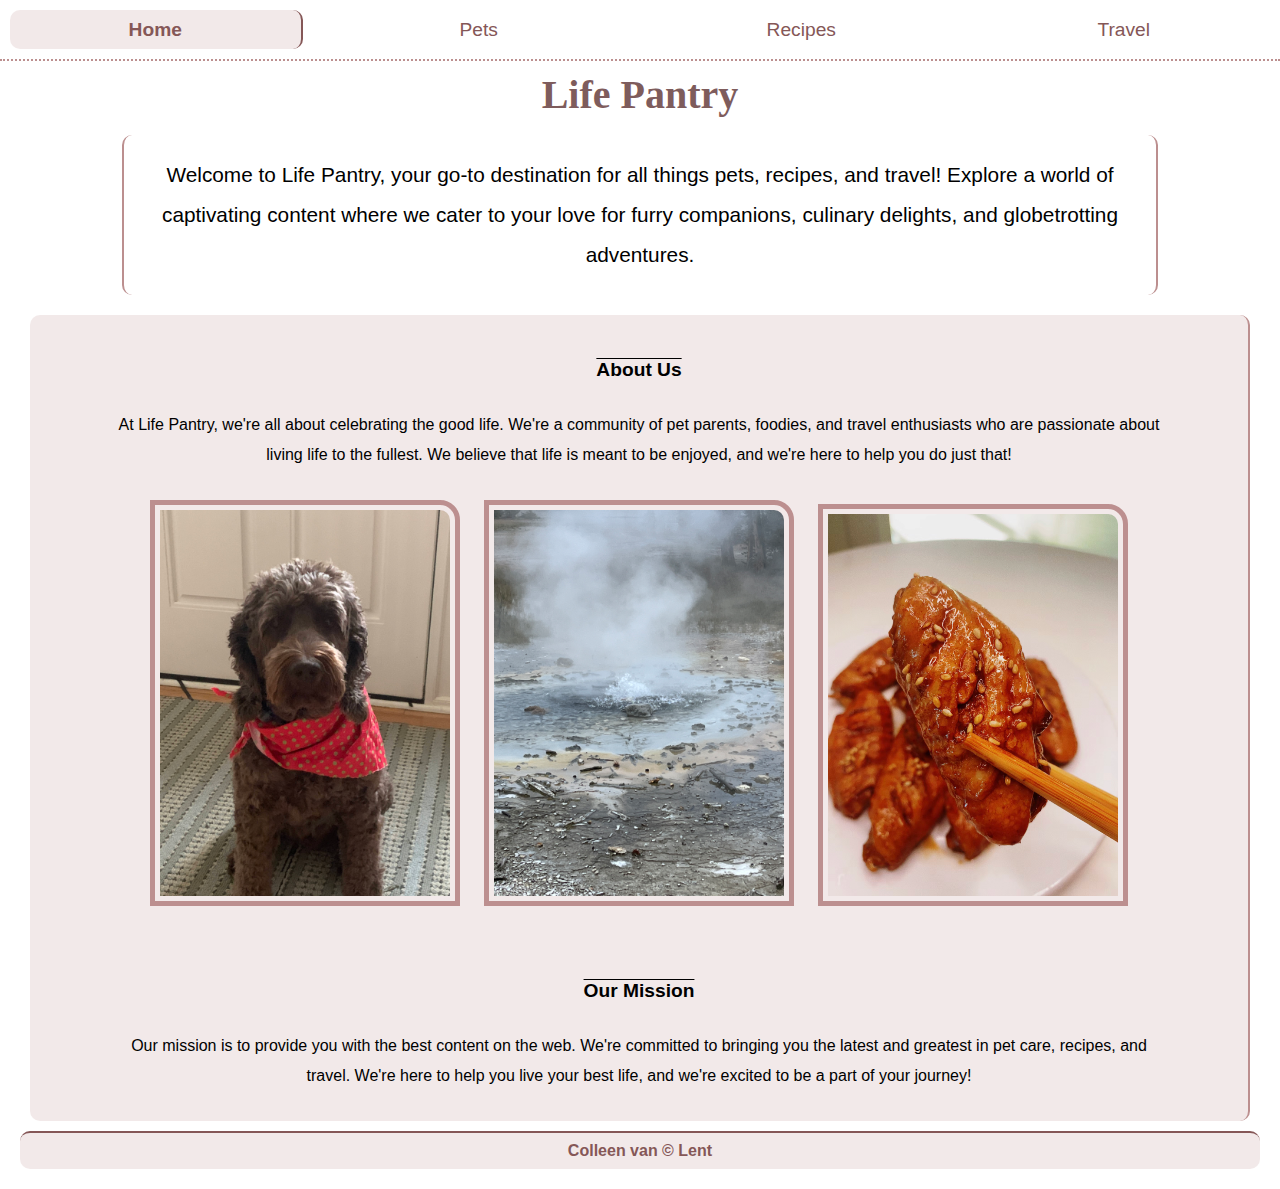
<file: index.html>
<!DOCTYPE html>
<html lang="en">
<head>
    <meta charset="UTF-8">
    <meta name="viewport" content="width=device-width, initial-scale=1.0">
    <title>Home</title> 
    <link rel="stylesheet" href="css/html5reset.css">
    <link rel="stylesheet" href="css/style.css">
   

</head>
<body>
    <a href ="#main" class="offpage">Skip to Main Content</a>
    <header>
        <nav>
            <ul class="grid">
                <li class="nav1"><a href = "index.html">Home</a></li>
                <li class="nav2"><a href = "pets.html">Pets</a></li>
                <li class="nav3"><a href = "recipes.html">Recipes</a></li>
                <li class="nav4"><a href = "travel.html">Travel</a></li>
            </ul>
        </nav>
        <h1>Life Pantry</h1>

    </header>
    <main id="main">
        <div class="welcome">
            <p>Welcome to Life Pantry, your go-to destination for all things pets, recipes, and travel! Explore a world of captivating content where we cater to your love for furry companions, culinary delights, and globetrotting adventures. </p>

        </div>

<div class="middle">
    <h2>About Us</h2>
    <p class="about">At Life Pantry, we're all about celebrating the good life. We're a community of pet parents, foodies, and travel enthusiasts who are passionate about living life to the fullest. We believe that life is meant to be enjoyed, and we're here to help you do just that! </p>

    <div class="images">
    <img src="images/bacon_bandana.JPG" width = "400" alt="bacon_agility" class="left">
    <img src="images/yellowstone_cauldron.jpg" width = "400" alt="yellowstone_buffalo" class="center">
    <img src="images/chicken_wings_chopsticks.jpg" width = "400" alt="yellowstone_prism" class="right">
    </div>

    <h2>Our Mission</h2>
    
    <p class="mission">Our mission is to provide you with the best content on the web. We're committed to bringing you the latest and greatest in pet care, recipes, and travel. We're here to help you live your best life, and we're excited to be a part of your journey!</p>
</div>

<footer>
    <h3>Colleen van &copy; Lent</h3>
    </footer>  
            <!-- Jackie Wolf -->

    </main>
    <script src="js/home.js"></script>
</body>
</html>
</file>
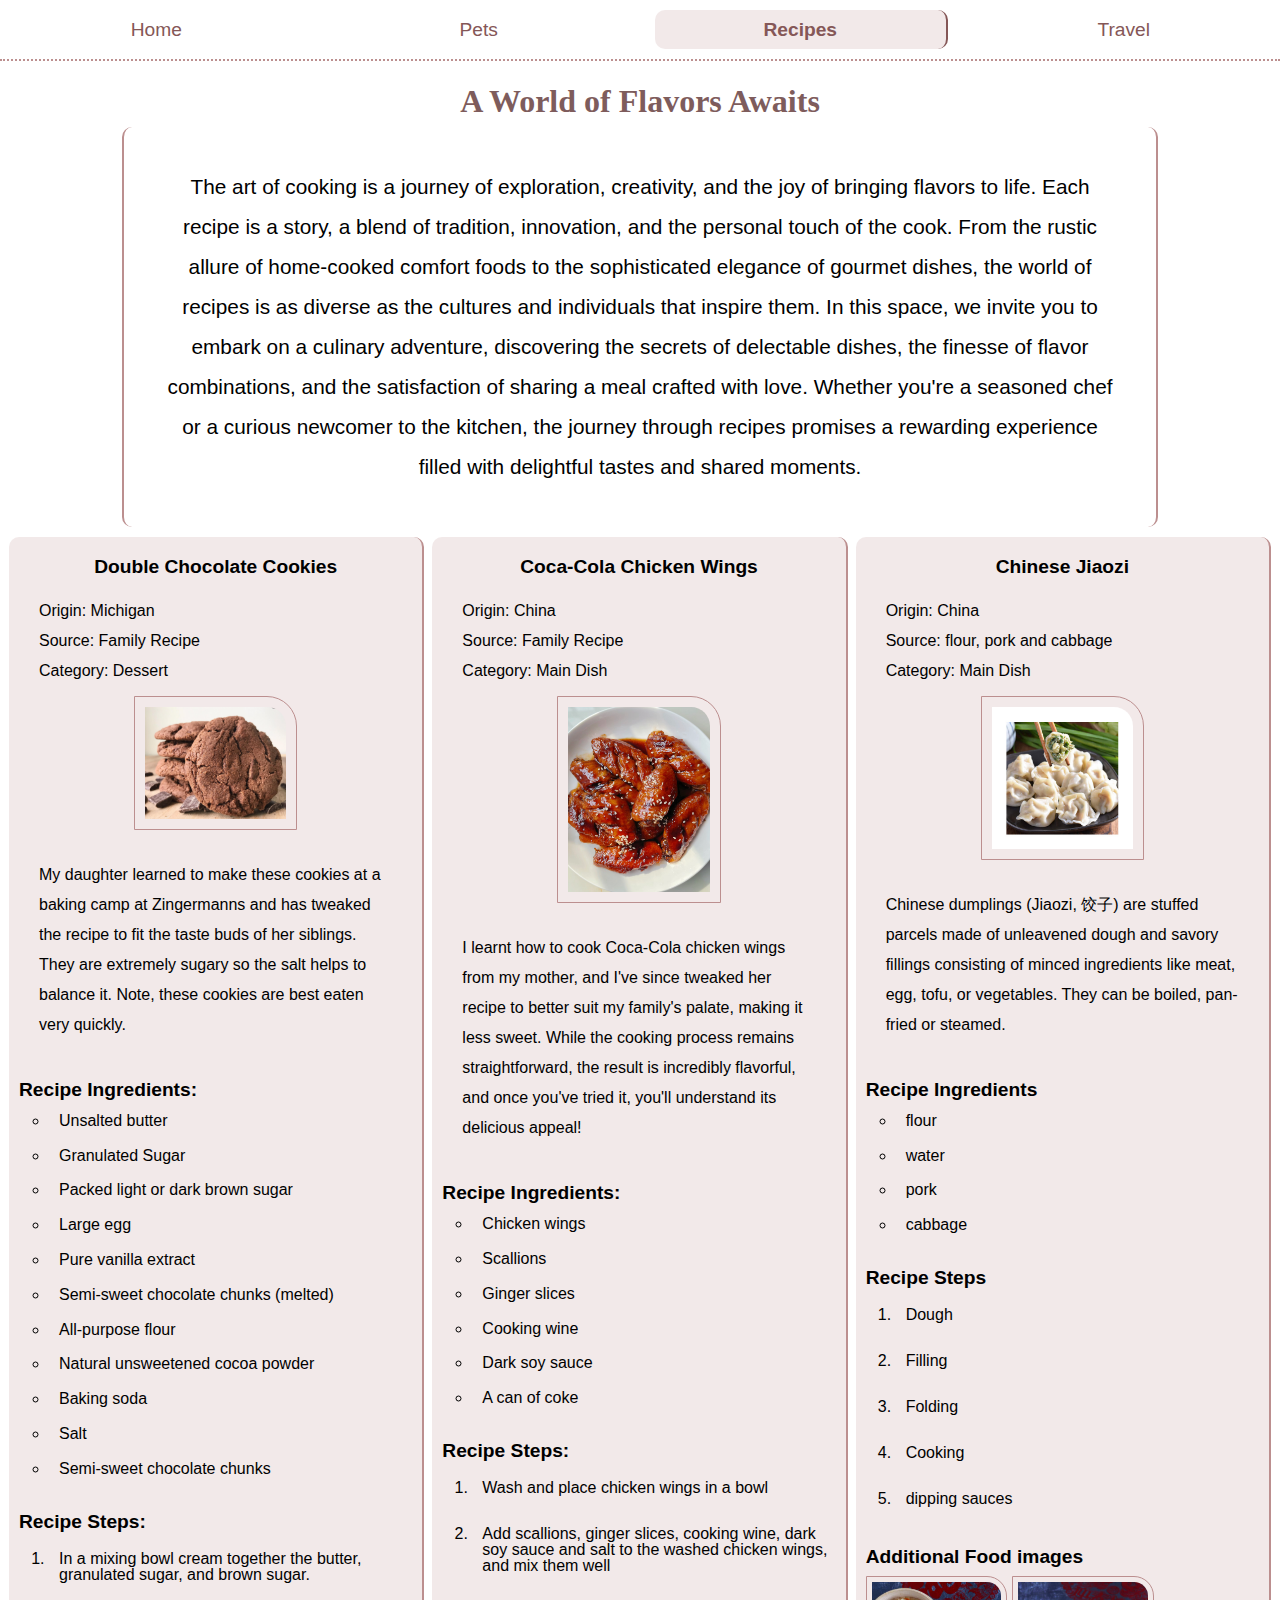
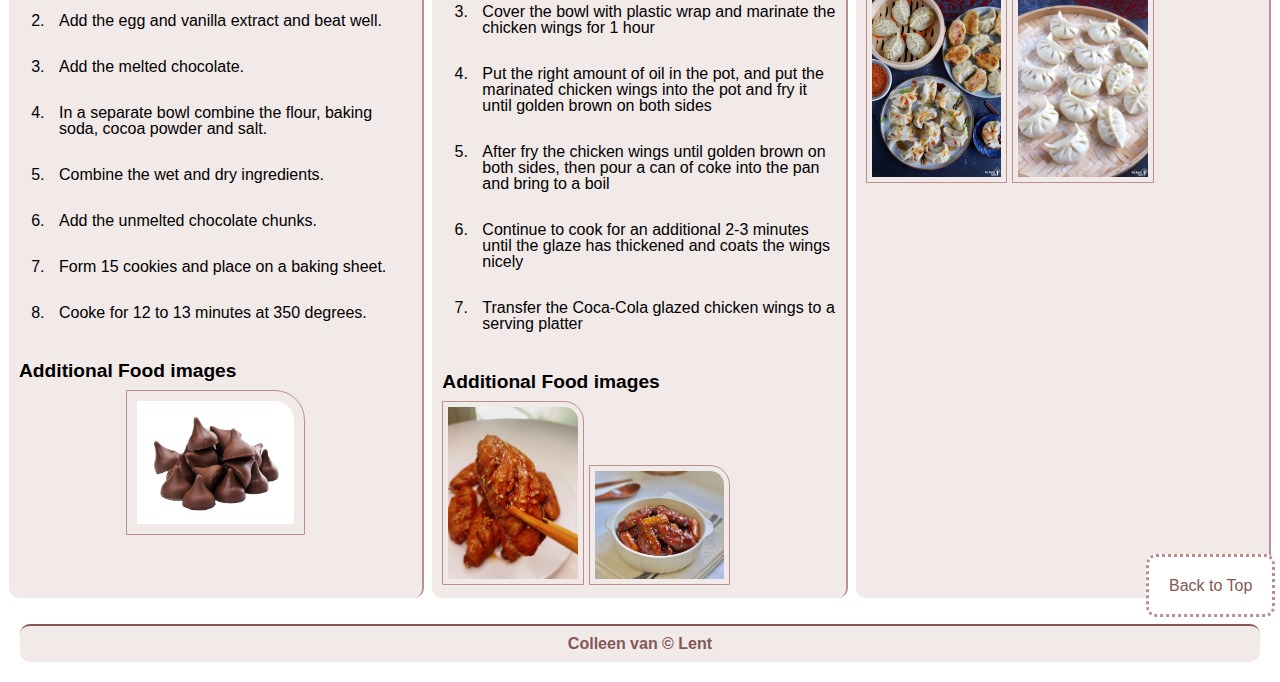
<file: recipes.html>
<!DOCTYPE html>
<html lang="en">
<head>
    <meta charset="UTF-8">
    <meta name="viewport" content="width=device-width, initial-scale=1.0">
    <link rel="stylesheet" href="css/html5reset.css">
    <link rel="stylesheet" href="css/recipestyle.css">
    
    <title>Recipe</title>
</head>
<body>
    <a href = "#main" class="offpage">Skip to Main Content</a>
    <header>
        <nav>
            <ul class="grid">
                <li class="nav1"><a href = "index.html">Home</a></li>
                <li class="nav2"><a href = "pets.html">Pets</a></li>
                <li class="nav3"><a href = "recipes.html">Recipes</a></li>
                <li class="nav4"><a href = "travel.html">Travel</a></li>
            </ul>
        </nav>
        </header>
    <main id="main">
        <h1>A World of Flavors Awaits</h1>
        <div class="begin">
        <p>
The art of cooking is a journey of exploration, creativity, and the joy of bringing flavors to life. Each recipe is a story, a blend of tradition, innovation, and the personal touch of the cook. From the rustic allure of home-cooked comfort foods to the sophisticated elegance of gourmet dishes, the world of recipes is as diverse as the cultures and individuals that inspire them. In this space, we invite you to embark on a culinary adventure, discovering the secrets of delectable dishes, the finesse of flavor combinations, and the satisfaction of sharing a meal crafted with love. Whether you're a seasoned chef or a curious newcomer to the kitchen, the journey through recipes promises a rewarding experience filled with delightful tastes and shared moments.
</p>
        </div>

<div class="biggrid">

        <div class="cookie">
   <h2>Double Chocolate Cookies</h2>
   <div class="intro">
<p>Origin: Michigan<br>
Source: Family Recipe<br>
Category: Dessert<br>
<img src="images/double_chocolate_cookies.png" width = "400" alt="A small pile of chocolate chips" class="image1"><br>
My daughter learned to make these cookies at a baking camp at Zingermanns and has tweaked the recipe to fit the taste buds of her siblings.  They are extremely sugary so the salt helps to balance it.  Note, these cookies are best eaten very quickly.<br>
</p>
</div>    
<h3>Recipe Ingredients:</h3>
<ul class="ingredients">
<li>Unsalted butter</li>
<li>Granulated Sugar</li>
<li>Packed light or dark brown sugar</li>
<li>Large egg</li>
<li>Pure vanilla extract</li>
<li>Semi-sweet chocolate chunks (melted)</li>
<li>All-purpose flour</li>
<li>Natural unsweetened cocoa powder</li>
<li>Baking soda</li>
<li>Salt</li>
<li>Semi-sweet chocolate chunks</li>
</ul>


<h3>Recipe Steps: </h3>
<ol class="steps">
    <li> In a mixing bowl cream together the butter, granulated sugar, and brown sugar.</li>
<li>Add the egg and vanilla extract and beat well.</li>
<li>Add the melted chocolate.</li>
<li>In a separate bowl combine the flour, baking soda, cocoa powder and salt.</li>
<li>Combine the wet and dry ingredients.</li>
<li>Add the unmelted chocolate chunks.</li>
<li>Form 15 cookies and place on a baking sheet.</li>
<li>Cooke for 12 to 13 minutes at 350 degrees.</li>
</ol>

<h3>Additional Food images</h3>
<img src="images/double_chocolate_chips.png" width = "400" alt="Chocolate melting in a boiler" class="image1">

</div>

<div class="wings">
<h2>Coca-Cola Chicken Wings
    </h2>
    <div class="intro">
<p> Origin: China<br>
    Source: Family Recipe<br>
    Category: Main Dish<br>
    <img src="images/coca_cola_chicken_wings.jpg" width = "200" alt="A plate of chicken wings" class="image1"><br>

   I learnt how to cook Coca-Cola chicken wings from my mother, and I've since tweaked her recipe to better suit my family's palate, making it less sweet. While the cooking process remains straightforward, the result is incredibly flavorful, and once you've tried it, you'll understand its delicious appeal!
   </p>
    </div>
   <h3>Recipe Ingredients:</h3>
<ul class="ingredients">
    <li>Chicken wings</li>
    <li>Scallions</li>
    <li>Ginger slices</li>
    <li>Cooking wine</li>
    <li>Dark soy sauce</li>
    <li>A can of coke</li>
    </ul>

   <h3>Recipe Steps:</h3>
   <ol class="steps">
   <li>Wash and place chicken wings in a bowl</li>
   <li>Add scallions, ginger slices, cooking wine, dark soy sauce and salt to the washed chicken wings, and mix them well</li>
   <li>Cover the bowl with plastic wrap and marinate the chicken wings for 1 hour</li>
   <li>Put the right amount of oil in the pot, and put the marinated chicken wings into the pot and fry it until golden brown on both sides </li>
   <li>After fry the chicken wings until golden brown on both sides, then pour a can of coke into the pan and bring to a boil</li>
   <li>Continue to cook for an additional 2-3 minutes until the glaze has thickened and coats the wings nicely</li>
   <li>Transfer the Coca-Cola glazed chicken wings to a serving platter</li>
</ol>

   <h3>Additional Food images</h3>
   <img src="images/chicken_wings_chopsticks.jpg" width = "200" alt="A plate of chicken wings and rice cake" class="left">
   <img src="images/chicken-wings_and_rice_cake.jpg" width = "400" alt="A plate of chicken wings and rice cake" class="right">

</div>

<div class="jiaozi">
<h2>Chinese Jiaozi
    </h2>
    <div class="intro">
    <p> Origin: China<br>
        Source: flour, pork and cabbage<br>
        Category: Main Dish<br>
        <img src="images/jiaozi.jpeg" width = "400" alt="A plate of jiaozi" class="image1"><br>

        Chinese dumplings (Jiaozi, 饺子) are stuffed parcels made of unleavened dough and savory fillings consisting of minced ingredients like meat, egg, tofu, or vegetables. They can be boiled, pan-fried or steamed.
    </div>

        <h3 >Recipe Ingredients</h3>
        <ul class="ingredients">
            <li>flour</li>
            <li>water</li>
            <li>pork</li>
            <li>cabbage</li>
            </ul>

<h3>
        Recipe Steps </h3>
<ol class="steps">
<li>Dough</li>
<li>Filling</li>
<li>Folding</li>
<li>Cooking</li>
<li>dipping sauces</li>
</ol>
<h3>Additional Food images</h3>
<img src="images/jiaozi2.jpeg" width = "400" alt="A plate of jiaozi" class="left">
<img src="images/jiaozi3.jpeg" width = "400" alt="A plate of jiaozi" class="right">

</div>
</div>
<a class="top" href="#main">Back to Top</a>
<footer>
    <h4>Colleen van &copy; Lent</h4>
</footer>





    </main>
</body>
</html>
</file>
<file: css/style.css>
body{padding: 20px;
  width: 100%;
  box-sizing: border-box;
  overflow-x: hidden;
  margin: auto;
font-family: 'Gill Sans', 'Gill Sans MT', Calibri, 'Trebuchet MS', sans-serif;
}

.offpage{position:absolute;
left: -1000px;
}

.offpage:focus{
	left: 10px;
}

h1{padding: 10px;
font-size: 2em;
color: rgb(126, 92, 92);
text-align: center;

font-family: 'zen dots', cursive;}

.grid{display: grid;
  width: 100%;
  grid-template-columns: 1fr 1fr 1fr 1fr;
  grid-gap: 10px;
  text-align: center;
  border-bottom: 2px solid rosybrown;
  border-bottom-style: dotted;
  justify-content: center;
}
li:hover{background-color: rgba(242, 195, 195, 0.2);
  border-radius: 10px;
  }
.nav1{background-color: rgba(188, 143, 143, 0.2);
 color: rgb(133, 87, 87);
border-right: 2px solid;
font-weight: 600;
border-radius: 10px;
}


.welcome{
  border-radius: 10px;
  background-color: rgba(188, 143, 143, 0.2);
  padding: 10px;
  line-height: 40px;
  color: rgb(0, 0, 0);
  font-size: 1em;
  padding: 20px;
  border-right: 2px solid rosybrown;
}


li{font-size: 1em;
margin: 10px;
margin-left: 10px;
padding: 10px}



h2{font-size: 1.2em;
margin-top: 50px;
margin-bottom: 20px;
color: rgb(0, 0, 0);
text-decoration:overline;

font-family: 'Trebuchet MS', 'Lucida Sans Unicode', 'Lucida Grande', 'Lucida Sans', Arial, sans-serif;}

.about{line-height: 30px;
}

.images{
  text-align: center;
    padding: 10px;
    border-top-right-radius: 30px;}

.left, .center, .right{
  padding: 5px;
  margin: 10px;
  text-align: center;
  border: 5px solid rosybrown;
  border-top-right-radius: 20px;
width: 25%;}


h2{
  margin-top: 50px;
margin-bottom: 20px;
font-size: 1.2em;
color: rgb(0, 0, 0);
text-decoration:overline;
font-family: 'Trebuchet MS', 'Lucida Sans Unicode', 'Lucida Grande', 'Lucida Sans', Arial, sans-serif;}

.mission{line-height: 30px;}

footer{background-color: rgba(188, 143, 143, 0.2);
  color: rgb(133, 87, 87);
  border-top: 2px solid;
  font-weight: 600;
  border-radius: 10px;
  text-align: center;
  padding: 10px;
  margin-top: 10px;
}
a:link {
  margin: 10px;
  color: rgb(133, 87, 87);
  text-decoration: none;
}
a:visited {
  color: rgb(133, 87, 87);
  text-decoration: none;
}
a:hover {
  color: rgb(133, 87, 87);
  text-decoration: none;
}

@media screen and (min-width: 800px) {


  .offpage:focus{
    margin: auto;
    position: relative;

  }

  h1{padding: 10px;
    font-size: 2.5em;
    margin: 10px;

  }
  .welcome{
    width: 80%;
    margin: auto;
    margin-top: 10px;
    margin-bottom: 20px;
    text-align: center;
    background-color: white;
    border-left: 2px solid rosybrown;
    font-size: 1.3em;
  }

  h2{
    margin-top: 30px;
    margin-bottom: 10px;
    font-size: 1.2em;
    text-align: center;
    font-family: 'Trebuchet MS', 'Lucida Sans Unicode', 'Lucida Grande', 'Lucida Sans', Arial, sans-serif;
  }


 .middle{
  width: 95%;
  margin: auto;
  margin-top: 10px;
  text-align: center;
  border-radius: 10px;
  background-color: rgba(188, 143, 143, 0.2);
  line-height: 40px;
  color: rgb(0, 0, 0);
  font-size: 1em;
  padding: 20px;
  padding-top: 5px;
  border-right: 2px solid rosybrown;
 }
 .about, .mission{
  padding: 10px;
  width: 90%;
  margin: auto;
 
}
.grid{
  font-size: 1.2em;

}
@keyframes fadeIn {
  0% {
    opacity: 0;
  }
  100% {
    opacity: 1;
  }
}

.welcome {
  animation: fadeIn 5s ease forwards;
}

}

@media screen and (min-width: 1024px) {
nav {
  top: 0%;
  left: 0%;
  margin: auto;
  position: fixed;
  width: 100%;
  background-color: white;
  z-index: 100;
}
body{
  margin-top: 35px;
}
.offpage{
  position:absolute;
  left: -1000px;
  }

  .offpage:focus{
    top: 10px;
    left: 10px;
    z-index: 101;

  }

  .nav1, .nav2, .nav3, .nav4{
    cursor: pointer;
    box-shadow: inset 0 0 0 0  rgba(188, 143, 143, 0.2);
    -webkit-transition: ease-out 0.4s;
    -moz-transition: ease-out 0.4s;
    transition: ease-out 0.4s;
  }
  .nav2:hover {
    box-shadow: inset 400px 0 0 0  rgba(188, 143, 143, 0.2);
  }
  .nav3:hover {
    box-shadow: inset 400px 0 0 0  rgba(188, 143, 143, 0.2);
  }
  .nav4:hover {
    box-shadow: inset 400px 0 0 0  rgba(188, 143, 143, 0.2);
  }
}
</file>
<file: css/recipestyle.css>
body{padding: 20px;
    width: 100%;
    box-sizing: border-box;
    overflow-x: hidden;
    margin: auto;
  font-family: 'Gill Sans', 'Gill Sans MT', Calibri, 'Trebuchet MS', sans-serif;
  }
  
  .offpage{position:absolute;
    left: -1000px;
    }
    
    .offpage:focus{
        left: 10px;
    }

h1{padding: 10px;
  font-size: 2em;
  color: rgb(126, 92, 92);
  text-align: center;
  font-family: 'zen dots', cursive;}
  
  .grid{display: grid;
    width: 100%;
    grid-template-columns: 1fr 1fr 1fr 1fr;
    grid-gap: 10px;
    text-align: center;
  border-bottom: 2px solid rosybrown;
  border-bottom-style: dotted;
  justify-content: center;
  }

  li:hover{background-color: rgba(242, 195, 195, 0.2);
    border-radius: 10px;
    }

  .nav3{background-color: rgba(188, 143, 143, 0.2);
   color: rgb(133, 87, 87);
  border-right: 2px solid;
  font-weight: 600;
  border-radius: 10px;
  }

  .begin{
    border-radius: 10px;
    padding: 10px;
    line-height: 40px;
    color: rgb(0, 0, 0);
    font-size: 1em;
    padding: 20px;
  }

  li{font-size: 1em;
  margin: 10px;
  padding: 10px}

  .ingredients{width: 100%;
    line-height: .3em;
    padding-left: 20px;
    list-style-type: circle;
  }
.steps{width: 100%;

    padding-left: 20px;
    list-style-type: decimal;
    }

  .cookie, .wings, .jiaozi{width: 100%;
   background-color: rgb(188, 143, 143,0.2);
   padding: 10px;
   margin-top: 10px;
    border-radius: 10px;
    border-right: 2px solid rosybrown;
  }


  h2{font-size: 1.2em;
    text-align: center;
    margin-top: 10px;
  margin-bottom: 10px;
  color: rgb(0, 0, 0);
  font-family: 'Trebuchet MS', 'Lucida Sans Unicode', 'Lucida Grande', 'Lucida Sans', Arial, sans-serif;}


  .intro{line-height: 30px;
  }
  .about{line-height: 30px;
  }


.image1{
      padding: 10px;
      border: 1px solid rosybrown;
      border-top-right-radius: 30px;
      display: block;
      margin-top: 10px;
  margin-left: auto;
  margin-right: auto;
  width: 40%;}

.left, .center, .right{
    padding: 5px;
    margin-left: auto;
    margin-right: auto;
    width: 33%;
    border: 1px solid rosybrown;
    border-top-right-radius: 20px;}
  
  
  h3{
    margin-top: 30px;
  margin-bottom: 10px;
  font-size: 1.2em;
  color: rgb(0, 0, 0);
  font-family: 'Trebuchet MS', 'Lucida Sans Unicode', 'Lucida Grande', 'Lucida Sans', Arial, sans-serif;}

  .mission{line-height: 30px;}

.likes{
    display: grid;
    grid-template-columns: 1fr 1fr 1fr;
    grid-gap: 10px;
    text-align: center;
    padding: 10px;
    border-radius: 10px;
    box-sizing: border-box;
    }

.one, .two, .three{background-color: rgb(255, 255, 255);
  border-radius: 5px;
  padding: 10px;
  }

  footer{background-color: rgba(188, 143, 143, 0.2);
    color: rgb(133, 87, 87);
    border-top: 2px solid;
    font-weight: 600;
    border-radius: 10px;
    text-align: center;
    padding: 10px;
    margin-top: 10px;
  }

  a:link {
    margin: 10px;
    color: rgb(133, 87, 87);
    text-decoration: none;
  }
  a:visited {
    color: rgb(133, 87, 87);
    text-decoration: none;
  }
  a:hover {
    color: rgb(133, 87, 87);
    text-decoration: none;
  }

  @media screen and (min-width: 800px) {
  .biggrid{display: grid;
      width: 100%;
      grid-template-columns: 45% 45%;
      grid-gap: 10px;
      justify-content: space-evenly;
      justify-items: center;
    }
    p {
      font-size: 1em;
      padding: 10px;
      margin-bottom: 20px;
    }
  .begin {
    font-size: 1.3em;
    width: 80%;
    margin: auto;
    text-align: center;
    border-left: 2px solid rosybrown;
    border-right: 2px solid rosybrown;
  }
  h1 {
    margin-top: 20px;
  }

  p {
    font-size: 1em;
    margin: 10px;
  }
  .grid{
    font-size: 1.2em;
  }

  .cookie, .wings, .jiaozi{transition: .5s;
  }
 .cookie:hover, .wings:hover, .jiaozi:hover{
  background-color: rgba(242, 195, 195, 0.2);
  border-radius: 10px;
  box-shadow: 2px 2px 2px 2px rosybrown;

}

  @keyframes fadeIn {
    0% {
      opacity: 0;
    }
    100% {
      opacity: 1;
    }
  }
  
  .begin {
    animation: fadeIn 5s ease forwards;
  }

  .top{
    color: rgb(133, 87, 87);
    position: relative;
    left: 85%;
    bottom: 20px;
    padding: 20px;
    border-radius: 10px;
    background-color: rgba(188, 143, 143, 0.2);
  }
  .top:hover{
    background-color: rosybrown;
    color:white;
    box-shadow: 2px 2px 2px 2px rgba(188, 143, 143);
  }
  }


  @media screen and (min-width: 1024px) {
    nav {
      top: 0%;
      left: 0%;
      margin: auto;
      position: fixed;
      width: 100%;
      background-color: white;
      z-index: 100;
    }
    body{
      margin-top: 35px;
    }
    
    .biggrid{
 
      display: grid;
      grid-template-columns: 1fr 1fr 1fr ;
      grid-gap: 30px;
      justify-content: space-evenly;
     justify-items: center;
     float:inline-start;
    }


    .top{
      position:relative;
      left: 90%;
      bottom: 20px;
    }

    .nav1, .nav2, .nav3, .nav4{
      cursor: pointer;
      box-shadow: inset 0 0 0 0  rgba(188, 143, 143, 0.2);
      -webkit-transition: ease-out 0.4s;
      -moz-transition: ease-out 0.4s;
      transition: ease-out 0.4s;
    }
    .nav1:hover {
      box-shadow: inset 400px 0 0 0  rgba(188, 143, 143, 0.2);
    }
    .nav2:hover {
      box-shadow: inset 400px 0 0 0  rgba(188, 143, 143, 0.2);
    }
    .nav4:hover {
      box-shadow: inset 400px 0 0 0  rgba(188, 143, 143, 0.2);
    }
    }

    .top {
      background-color: white;
      border: 3px solid rosybrown;
      border-style: dotted;
    }
</file>
